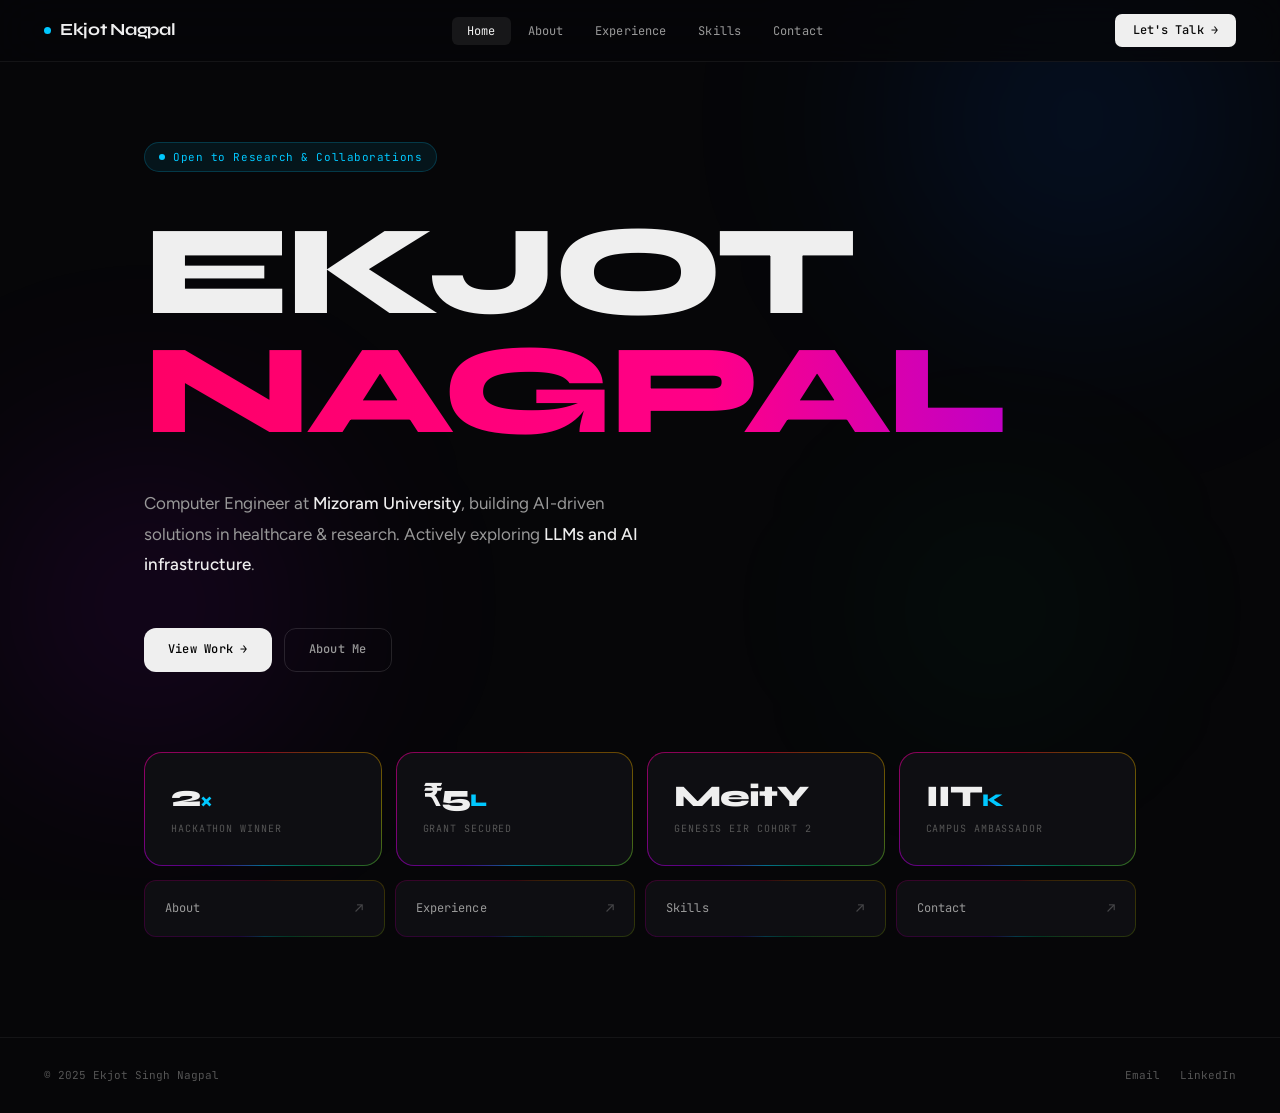
<file: index.html>
<!DOCTYPE html>
<html lang="en">
<head>
<meta charset="UTF-8">
<meta name="viewport" content="width=device-width, initial-scale=1.0">
<title>Ekjot Nagpal — AI Engineer</title>
<link rel="stylesheet" href="style.css">
<style>
/* ── Hero ──────────────────────────────────────────── */
.hero {
  min-height: calc(100vh - var(--nav-h));
  display: flex;
  flex-direction: column;
  justify-content: center;
  padding: 80px 0 100px;
}

/* Status pill */
.hero-status {
  display: inline-flex;
  align-items: center;
  gap: 8px;
  font-family: var(--font-m);
  font-size: 11px;
  color: var(--accent);
  background: var(--accent-dim);
  border: 1px solid rgba(0,200,255,.2);
  padding: 5px 14px;
  border-radius: 100px;
  margin-bottom: 40px;
  width: fit-content;
  letter-spacing: .05em;
}
.hero-status .dot-live {
  width: 6px; height: 6px;
  background: var(--accent);
  border-radius: 50%;
  animation: pulse 2s infinite;
}

/* Name with RGB flowing gradient */
@keyframes rgb-flow {
  0%   { background-position: 0% 50%; }
  50%  { background-position: 100% 50%; }
  100% { background-position: 0% 50%; }
}

.hero-name {
  font-family: var(--font-h);
  font-weight: 800;
  line-height: .93;
  letter-spacing: -4px;
  margin-bottom: 8px;
  /* Clamp ensures full name is always visible */
  font-size: clamp(64px, 10.5vw, 128px);
}

.hero-name .line-1 { color: var(--text); display: block; }

.hero-name .line-2 {
  display: block;
  background: linear-gradient(
    270deg,
    #ff0066, #ff8800, #ffee00,
    #00ff88, #00ccff, #8800ff,
    #ff0088, #ff0066
  );
  background-size: 400% 400%;
  -webkit-background-clip: text;
  -webkit-text-fill-color: transparent;
  background-clip: text;
  animation: rgb-flow 5s ease infinite;
}

.hero-tagline {
  font-size: 17px;
  color: var(--text-2);
  max-width: 500px;
  line-height: 1.8;
  margin: 30px 0 48px;
}
.hero-tagline strong { color: var(--text); font-weight: 500; }

.hero-ctas { display: flex; gap: 12px; flex-wrap: wrap; }

/* ── Stats row ─────────────────────────────────────── */
.stats {
  display: grid;
  grid-template-columns: repeat(4, 1fr);
  gap: 14px;
  margin-top: 80px;
}

.stat-card {
  border-radius: var(--r-lg);
  padding: 28px 26px;
  transition: transform .25s, box-shadow .25s;
}
.stat-card:hover { transform: translateY(-4px); box-shadow: 0 12px 40px rgba(0,0,0,.4); }

.stat-val {
  font-family: var(--font-h);
  font-size: 30px;
  font-weight: 800;
  color: var(--text);
  letter-spacing: -1px;
  line-height: 1;
  margin-bottom: 10px;
}
.stat-val em { font-style: normal; color: var(--accent); font-size: 18px; }
.stat-lbl {
  font-family: var(--font-m);
  font-size: 10px;
  color: var(--text-3);
  text-transform: uppercase;
  letter-spacing: .09em;
}

/* ── Quick nav ─────────────────────────────────────── */
.quick-nav {
  display: grid;
  grid-template-columns: repeat(4, 1fr);
  gap: 10px;
  margin-top: 14px;
}

.qn-link {
  display: flex;
  align-items: center;
  justify-content: space-between;
  padding: 16px 20px;
  border-radius: var(--r);
  font-family: var(--font-m);
  font-size: 12px;
  color: var(--text-2);
  transition: color .2s, transform .2s, box-shadow .2s;
  letter-spacing: .01em;
}
.qn-link:hover { color: var(--text); transform: translateY(-2px); }
.qn-link .arr { opacity: .4; font-size: 14px; }

@media (max-width: 820px) {
  .hero-name { letter-spacing: -2.5px; }
  .stats      { grid-template-columns: 1fr 1fr; }
  .quick-nav  { grid-template-columns: 1fr 1fr; }
}
</style>
</head>
<body>

<!-- Blur orbs -->
<div class="bg-orbs">
  <div class="orb orb-1"></div>
  <div class="orb orb-2"></div>
  <div class="orb orb-3"></div>
</div>

<!-- Nav -->
<nav class="nav">
  <a class="nav-logo" href="index.html">
    <span class="dot"></span>Ekjot Nagpal
  </a>
  <ul class="nav-links">
    <li><a href="index.html" class="active">Home</a></li>
    <li><a href="about.html">About</a></li>
    <li><a href="experience.html">Experience</a></li>
    <li><a href="skills.html">Skills</a></li>
    <li><a href="contact.html">Contact</a></li>
  </ul>
  <a class="nav-btn" href="contact.html">Let's Talk →</a>
</nav>

<!-- Hero -->
<main class="page">
  <div class="wrap">
    <div class="hero">

      <div class="hero-status f1">
        <span class="dot-live"></span>
        Open to Research &amp; Collaborations
      </div>

      <h1 class="hero-name">
        <span class="line-1 f2">EKJOT</span>
        <span class="line-2 f3">NAGPAL</span>
      </h1>

      <p class="hero-tagline f4">
        Computer Engineer at <strong>Mizoram University</strong>, building AI-driven
        solutions in healthcare &amp; research. Actively exploring
        <strong>LLMs and AI infrastructure</strong>.
      </p>

      <div class="hero-ctas f5">
        <a class="btn btn-solid" href="experience.html">View Work →</a>
        <a class="btn btn-ghost" href="about.html">About Me</a>
      </div>

      <!-- Stats -->
      <div class="stats f5">
        <div class="stat-card rgb">
          <div class="stat-val">2<em>×</em></div>
          <div class="stat-lbl">Hackathon Winner</div>
        </div>
        <div class="stat-card rgb">
          <div class="stat-val">₹5<em>L</em></div>
          <div class="stat-lbl">Grant Secured</div>
        </div>
        <div class="stat-card rgb">
          <div class="stat-val">MeitY</div>
          <div class="stat-lbl">GENESIS EiR Cohort 2</div>
        </div>
        <div class="stat-card rgb">
          <div class="stat-val">IIT<em>K</em></div>
          <div class="stat-lbl">Campus Ambassador</div>
        </div>
      </div>

      <!-- Quick nav -->
      <div class="quick-nav f5">
        <a class="qn-link rgb-slow" href="about.html">About <span class="arr">↗</span></a>
        <a class="qn-link rgb-slow" href="experience.html">Experience <span class="arr">↗</span></a>
        <a class="qn-link rgb-slow" href="skills.html">Skills <span class="arr">↗</span></a>
        <a class="qn-link rgb-slow" href="contact.html">Contact <span class="arr">↗</span></a>
      </div>

    </div>
  </div>
</main>

<footer>
  <span class="f-copy">© 2025 Ekjot Singh Nagpal</span>
  <div class="f-links">
    <a href="mailto:barbarian2king30@gmail.com">Email</a>
    <a href="https://www.linkedin.com/in/ekjot-nagpal" target="_blank">LinkedIn</a>
  </div>
</footer>

</body>
</html>
</file>
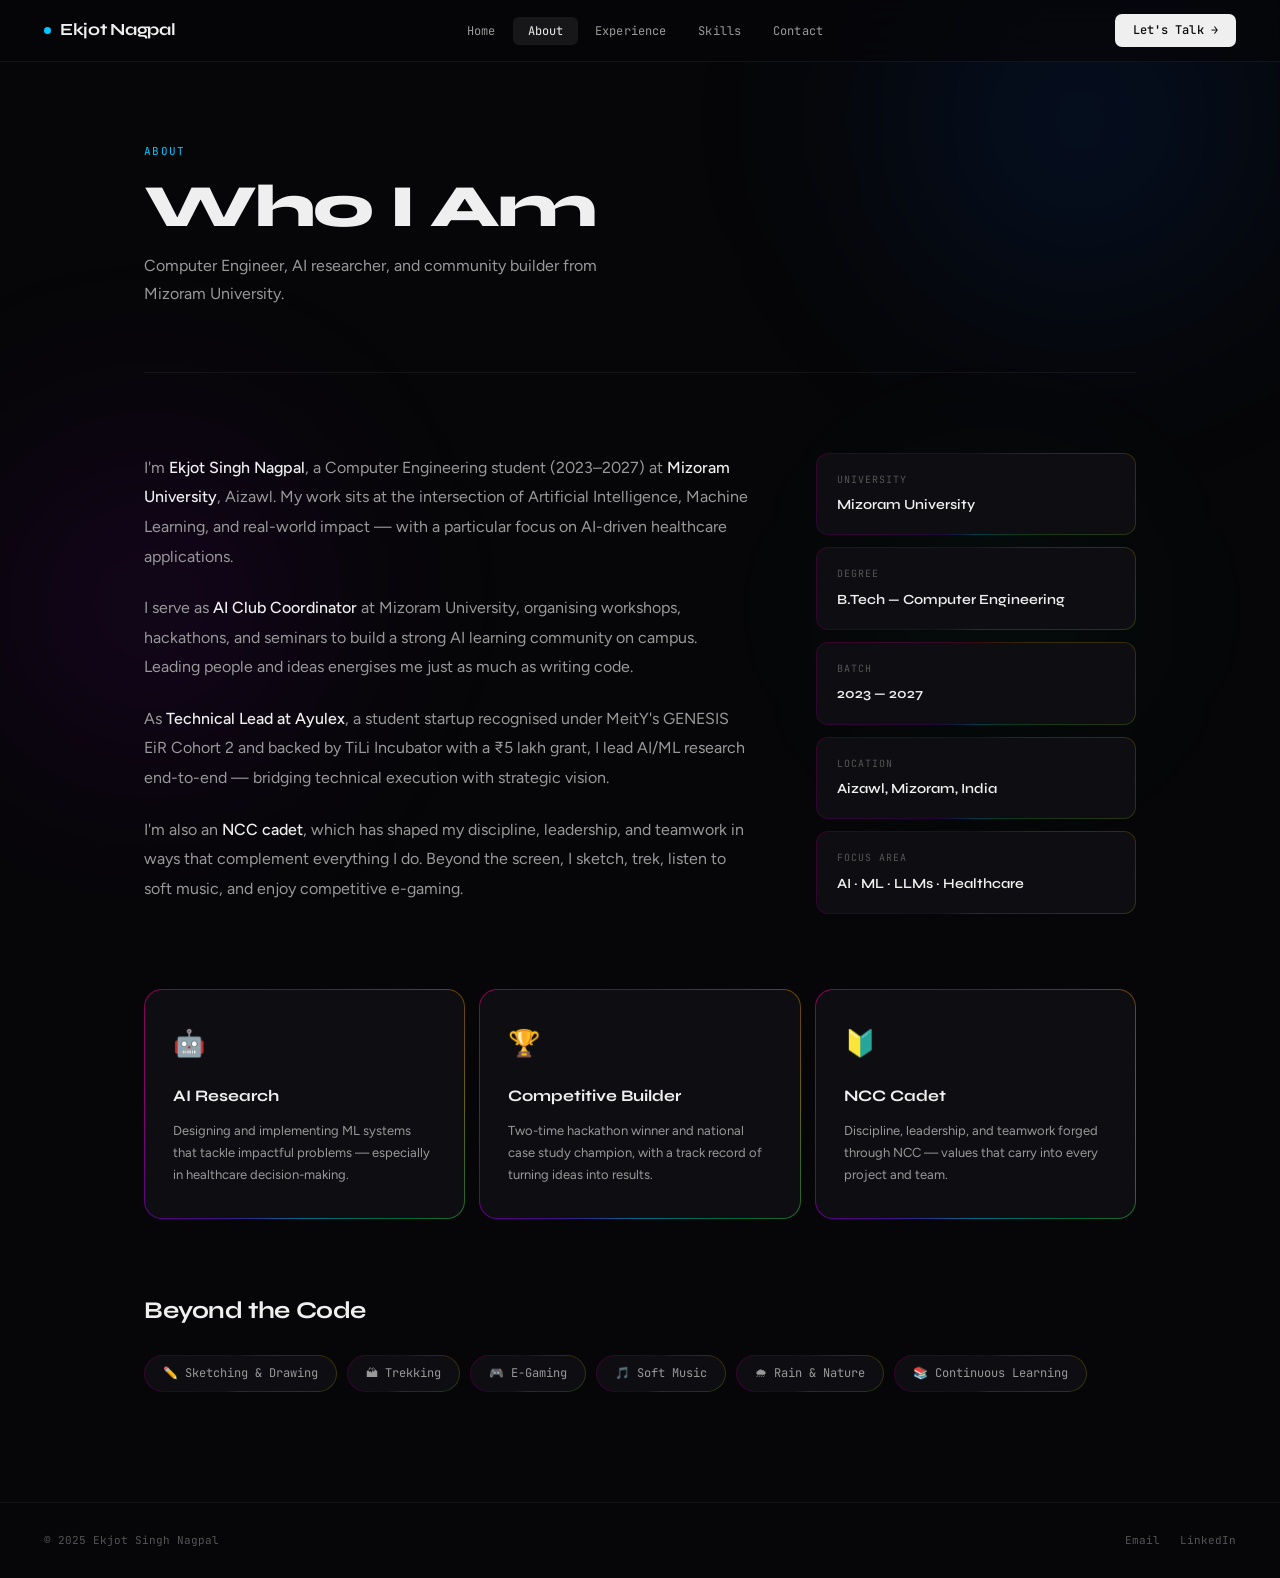
<file: about.html>
<!DOCTYPE html>
<html lang="en">
<head>
<meta charset="UTF-8">
<meta name="viewport" content="width=device-width, initial-scale=1.0">
<title>About — Ekjot Nagpal</title>
<link rel="stylesheet" href="style.css">
<style>
.about-body { padding: 80px 0 110px; }

/* ── Two column ──────────────────────────────────────── */
.about-grid {
  display: grid;
  grid-template-columns: 1fr 320px;
  gap: 64px;
  align-items: start;
}

/* ── Bio ─────────────────────────────────────────────── */
.bio p {
  font-size: 16px;
  color: var(--text-2);
  line-height: 1.85;
  margin-bottom: 22px;
}
.bio p strong { color: var(--text); font-weight: 500; }

/* ── Sidebar info blocks ─────────────────────────────── */
.sidebar { display: flex; flex-direction: column; gap: 12px; }

.info-card {
  border-radius: var(--r);
  padding: 18px 20px;
  transition: transform .2s;
}
.info-card:hover { transform: translateX(4px); }
.info-lbl {
  font-family: var(--font-m);
  font-size: 10px;
  color: var(--text-3);
  text-transform: uppercase;
  letter-spacing: .1em;
  margin-bottom: 5px;
}
.info-val {
  font-family: var(--font-h);
  font-size: 14px;
  font-weight: 600;
  color: var(--text);
}

/* ── Highlights ──────────────────────────────────────── */
.hl-grid {
  display: grid;
  grid-template-columns: repeat(3, 1fr);
  gap: 14px;
  margin-top: 64px;
}

.hl-card {
  border-radius: var(--r-lg);
  padding: 32px 28px;
  transition: transform .25s, box-shadow .25s;
}
.hl-card:hover {
  transform: translateY(-5px);
  box-shadow: 0 20px 50px rgba(0,0,0,.5);
}
.hl-icon  { font-size: 26px; margin-bottom: 18px; display: block; }
.hl-title {
  font-family: var(--font-h);
  font-size: 16px;
  font-weight: 700;
  color: var(--text);
  margin-bottom: 10px;
}
.hl-desc { font-size: 13px; color: var(--text-2); line-height: 1.7; }

/* ── Interests ───────────────────────────────────────── */
.sec-title {
  font-family: var(--font-h);
  font-size: 24px;
  font-weight: 700;
  color: var(--text);
  letter-spacing: -.4px;
  margin: 72px 0 24px;
}

.chips { display: flex; flex-wrap: wrap; gap: 10px; }
.chip {
  font-family: var(--font-m);
  font-size: 12px;
  color: var(--text-2);
  padding: 8px 18px;
  border-radius: 100px;
  transition: color .18s, transform .18s;
}
.chip:hover { color: var(--text); transform: translateY(-2px); }

@media (max-width: 820px) {
  .about-grid { grid-template-columns: 1fr; gap: 40px; }
  .hl-grid    { grid-template-columns: 1fr; }
}
</style>
</head>
<body>

<div class="bg-orbs">
  <div class="orb orb-1"></div>
  <div class="orb orb-2"></div>
  <div class="orb orb-3"></div>
</div>

<nav class="nav">
  <a class="nav-logo" href="index.html"><span class="dot"></span>Ekjot Nagpal</a>
  <ul class="nav-links">
    <li><a href="index.html">Home</a></li>
    <li><a href="about.html" class="active">About</a></li>
    <li><a href="experience.html">Experience</a></li>
    <li><a href="skills.html">Skills</a></li>
    <li><a href="contact.html">Contact</a></li>
  </ul>
  <a class="nav-btn" href="contact.html">Let's Talk →</a>
</nav>

<main class="page">
  <div class="wrap">

    <div class="pg-head reveal">
      <div class="pg-label">About</div>
      <h1 class="pg-title">Who I Am</h1>
      <p class="pg-sub">Computer Engineer, AI researcher, and community builder from Mizoram University.</p>
    </div>

    <div class="about-body">

      <div class="about-grid">

        <div class="bio reveal reveal-d1">
          <p>I'm <strong>Ekjot Singh Nagpal</strong>, a Computer Engineering student (2023–2027) at <strong>Mizoram University</strong>, Aizawl. My work sits at the intersection of Artificial Intelligence, Machine Learning, and real-world impact — with a particular focus on AI-driven healthcare applications.</p>
          <p>I serve as <strong>AI Club Coordinator</strong> at Mizoram University, organising workshops, hackathons, and seminars to build a strong AI learning community on campus. Leading people and ideas energises me just as much as writing code.</p>
          <p>As <strong>Technical Lead at Ayulex</strong>, a student startup recognised under MeitY's GENESIS EiR Cohort 2 and backed by TiLi Incubator with a ₹5 lakh grant, I lead AI/ML research end-to-end — bridging technical execution with strategic vision.</p>
          <p>I'm also an <strong>NCC cadet</strong>, which has shaped my discipline, leadership, and teamwork in ways that complement everything I do. Beyond the screen, I sketch, trek, listen to soft music, and enjoy competitive e-gaming.</p>
        </div>

        <div class="sidebar reveal reveal-d2">
          <div class="info-card rgb-slow">
            <div class="info-lbl">University</div>
            <div class="info-val">Mizoram University</div>
          </div>
          <div class="info-card rgb-slow">
            <div class="info-lbl">Degree</div>
            <div class="info-val">B.Tech — Computer Engineering</div>
          </div>
          <div class="info-card rgb-slow">
            <div class="info-lbl">Batch</div>
            <div class="info-val">2023 — 2027</div>
          </div>
          <div class="info-card rgb-slow">
            <div class="info-lbl">Location</div>
            <div class="info-val">Aizawl, Mizoram, India</div>
          </div>
          <div class="info-card rgb-slow">
            <div class="info-lbl">Focus Area</div>
            <div class="info-val">AI · ML · LLMs · Healthcare</div>
          </div>

        </div>

      </div>

      <!-- Highlights -->
      <div class="hl-grid">
        <div class="hl-card rgb reveal reveal-d1">
          <span class="hl-icon">🤖</span>
          <div class="hl-title">AI Research</div>
          <div class="hl-desc">Designing and implementing ML systems that tackle impactful problems — especially in healthcare decision-making.</div>
        </div>
        <div class="hl-card rgb reveal reveal-d2">
          <span class="hl-icon">🏆</span>
          <div class="hl-title">Competitive Builder</div>
          <div class="hl-desc">Two-time hackathon winner and national case study champion, with a track record of turning ideas into results.</div>
        </div>
        <div class="hl-card rgb reveal reveal-d3">
          <span class="hl-icon">🔰</span>
          <div class="hl-title">NCC Cadet</div>
          <div class="hl-desc">Discipline, leadership, and teamwork forged through NCC — values that carry into every project and team.</div>
        </div>
      </div>

      <!-- Interests -->
      <div class="reveal">
        <div class="sec-title">Beyond the Code</div>
        <div class="chips">
          <span class="chip rgb-slow">✏️ Sketching &amp; Drawing</span>
          <span class="chip rgb-slow">🏔 Trekking</span>
          <span class="chip rgb-slow">🎮 E-Gaming</span>
          <span class="chip rgb-slow">🎵 Soft Music</span>
          <span class="chip rgb-slow">🌧 Rain &amp; Nature</span>
          <span class="chip rgb-slow">📚 Continuous Learning</span>
        </div>
      </div>

    </div>
  </div>
</main>

<footer>
  <span class="f-copy">© 2025 Ekjot Singh Nagpal</span>
  <div class="f-links">
    <a href="mailto:barbarian2king30@gmail.com">Email</a>
    <a href="https://www.linkedin.com/in/ekjot-nagpal" target="_blank">LinkedIn</a>
  </div>
</footer>

<script>
const io = new IntersectionObserver(entries => {
  entries.forEach(e => { if(e.isIntersecting) { e.target.classList.add('in'); io.unobserve(e.target); } });
}, { threshold: 0.12 });
document.querySelectorAll('.reveal').forEach(el => io.observe(el));
</script>
</body>
</html>
</file>
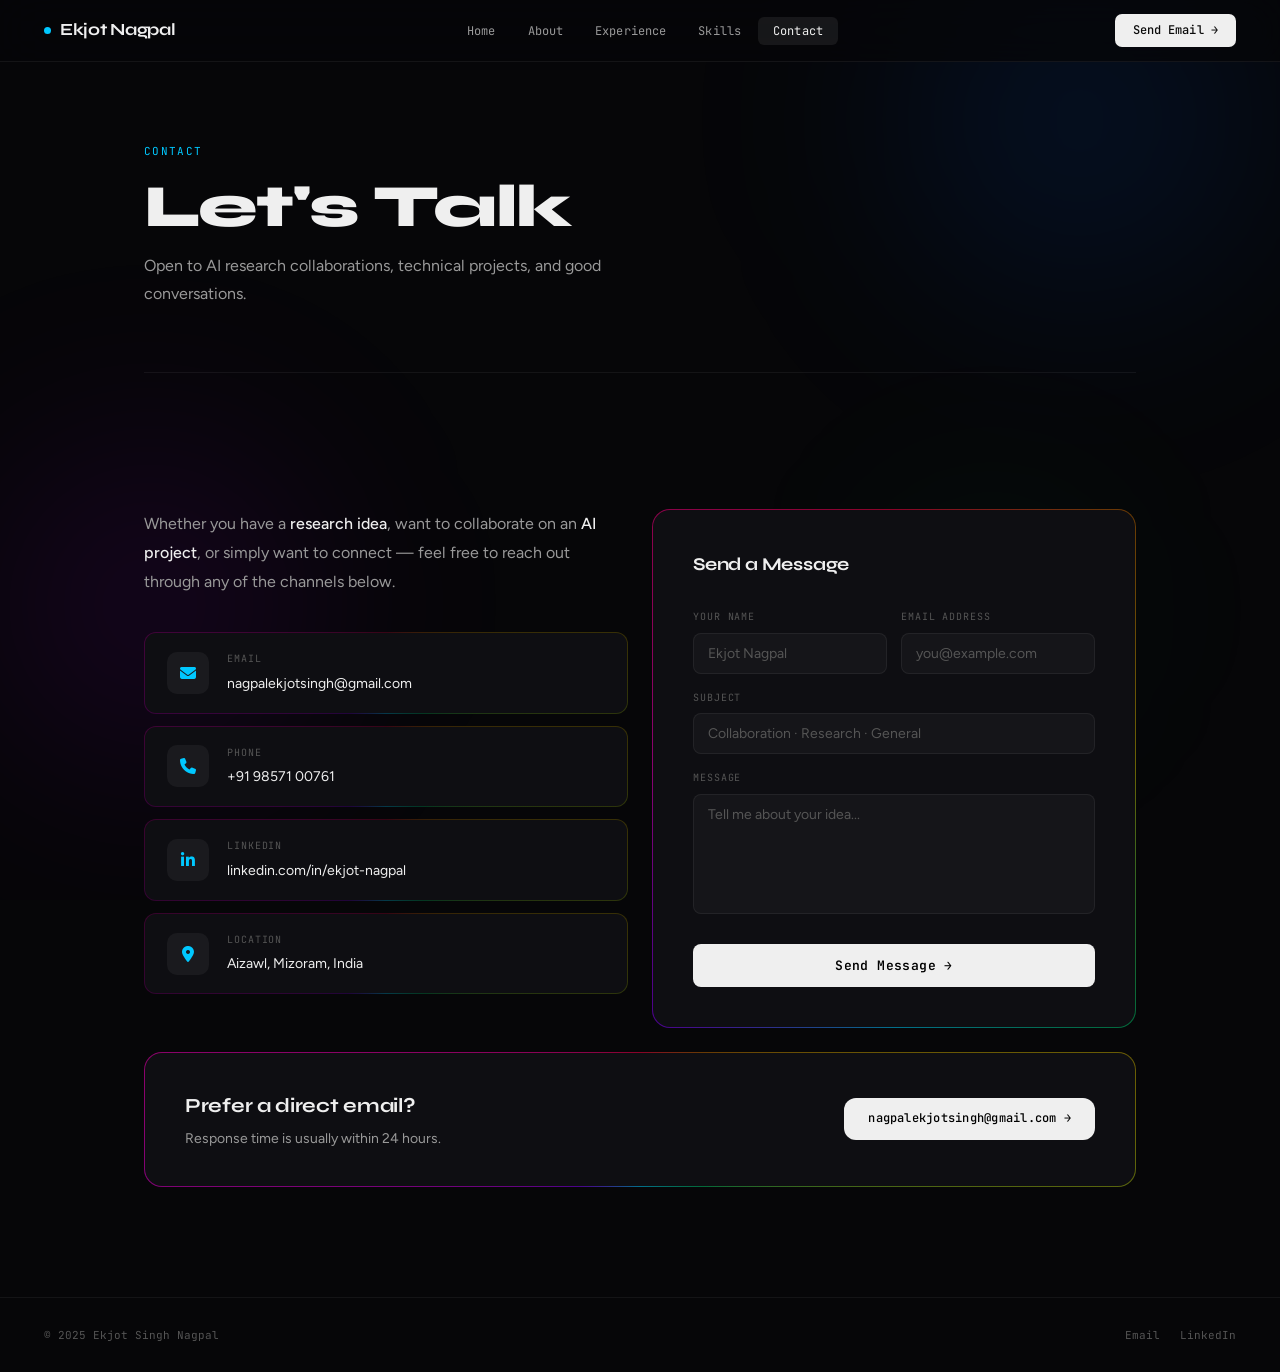
<file: contact.html>
<!DOCTYPE html>
<html lang="en">
<head>
<meta charset="UTF-8">
<meta name="viewport" content="width=device-width, initial-scale=1.0">
<title>Contact — Ekjot Nagpal</title>
<link rel="stylesheet" href="style.css">
<link rel="stylesheet" href="https://cdnjs.cloudflare.com/ajax/libs/font-awesome/6.5.1/css/all.min.css">
<style>
.contact-body { padding: 80px 0 110px; }

/* ── Layout ─────────────────────────────────────────── */
.contact-grid {
  display: grid;
  grid-template-columns: 1fr 1fr;
  gap: 24px;
  align-items: start;
  margin-top: 56px;
}

/* ── Left — info ────────────────────────────────────── */
.contact-intro {
  font-size: 16px;
  color: var(--text-2);
  line-height: 1.82;
  margin-bottom: 36px;
}
.contact-intro strong { color: var(--text); font-weight: 500; }

.contact-links { display: flex; flex-direction: column; gap: 12px; }

.cl-item {
  display: flex;
  align-items: center;
  gap: 18px;
  padding: 18px 22px;
  border-radius: var(--r);
  text-decoration: none;
  color: var(--text);
  transition: transform .22s, box-shadow .22s;
}
.cl-item:hover { transform: translateX(5px); box-shadow: 0 8px 28px rgba(0,0,0,.35); }

.cl-icon-wrap {
  width: 42px; height: 42px;
  border-radius: 10px;
  background: rgba(255,255,255,.05);
  display: flex;
  align-items: center;
  justify-content: center;
  font-size: 16px;
  color: var(--accent);
  flex-shrink: 0;
}
.cl-lbl {
  font-family: var(--font-m);
  font-size: 10px;
  color: var(--text-3);
  text-transform: uppercase;
  letter-spacing: .09em;
  margin-bottom: 4px;
}
.cl-val { font-size: 14px; color: var(--text); }

/* ── Right — form ──────────────────────────────────── */
.form-card {
  border-radius: var(--r-lg);
  padding: 40px 40px;
}

.form-title {
  font-family: var(--font-h);
  font-size: 18px;
  font-weight: 700;
  color: var(--text);
  letter-spacing: -.2px;
  margin-bottom: 30px;
}

.form-row { display: grid; grid-template-columns: 1fr 1fr; gap: 14px; }

.form-grp { margin-bottom: 16px; }
.form-lbl {
  display: block;
  font-family: var(--font-m);
  font-size: 10px;
  color: var(--text-3);
  text-transform: uppercase;
  letter-spacing: .09em;
  margin-bottom: 7px;
}
.form-input, .form-ta {
  width: 100%;
  background: rgba(255,255,255,.03);
  border: 1px solid var(--border);
  border-radius: 8px;
  padding: 11px 14px;
  color: var(--text);
  font-size: 14px;
  font-family: var(--font-b);
  outline: none;
  transition: border-color .2s, background .2s;
  resize: none;
}
.form-input::placeholder, .form-ta::placeholder { color: var(--text-3); }
.form-input:focus, .form-ta:focus {
  border-color: rgba(0,200,255,.35);
  background: rgba(0,200,255,.03);
}
.form-ta { min-height: 120px; }

.form-submit {
  width: 100%;
  background: var(--text);
  color: #000;
  border: none;
  border-radius: 8px;
  padding: 13px;
  font-family: var(--font-m);
  font-size: 13px;
  font-weight: 600;
  letter-spacing: .03em;
  cursor: pointer;
  transition: background .2s, transform .15s;
  margin-top: 6px;
}
.form-submit:hover { background: var(--accent); transform: translateY(-1px); }
.form-submit:active { transform: translateY(0); }

.form-note {
  font-family: var(--font-m);
  font-size: 10px;
  color: var(--text-3);
  text-align: center;
  margin-top: 12px;
  letter-spacing: .03em;
}

/* ── Bottom CTA ────────────────────────────────────── */
.cta-bar {
  display: flex;
  align-items: center;
  justify-content: space-between;
  border-radius: var(--r-lg);
  padding: 36px 40px;
  margin-top: 24px;
}
.cta-h {
  font-family: var(--font-h);
  font-size: 20px;
  font-weight: 700;
  color: var(--text);
  letter-spacing: -.3px;
  margin-bottom: 5px;
}
.cta-s { font-size: 14px; color: var(--text-2); }

/* ── Toast notification ────────────────────────────── */
.toast {
  position: fixed;
  bottom: 28px;
  right: 28px;
  background: var(--surface2);
  border: 1px solid rgba(0,200,255,.25);
  color: var(--text);
  font-family: var(--font-m);
  font-size: 13px;
  padding: 14px 22px;
  border-radius: var(--r);
  z-index: 9999;
  opacity: 0;
  transform: translateY(12px);
  transition: opacity .3s, transform .3s;
  box-shadow: 0 8px 30px rgba(0,0,0,.4);
  pointer-events: none;
}
.toast.show { opacity: 1; transform: translateY(0); }

@media (max-width: 820px) {
  .contact-grid { grid-template-columns: 1fr; }
  .form-card { padding: 28px 24px; }
  .form-row { grid-template-columns: 1fr; }
  .cta-bar { flex-direction: column; gap: 22px; align-items: flex-start; }
}
</style>
</head>
<body>

<div class="bg-orbs">
  <div class="orb orb-1"></div>
  <div class="orb orb-2"></div>
  <div class="orb orb-3"></div>
</div>

<nav class="nav">
  <a class="nav-logo" href="index.html"><span class="dot"></span>Ekjot Nagpal</a>
  <ul class="nav-links">
    <li><a href="index.html">Home</a></li>
    <li><a href="about.html">About</a></li>
    <li><a href="experience.html">Experience</a></li>
    <li><a href="skills.html">Skills</a></li>
    <li><a href="contact.html" class="active">Contact</a></li>
  </ul>
  <a class="nav-btn" href="mailto:barbarian2king30@gmail.com">Send Email →</a>
</nav>

<main class="page">
  <div class="wrap">

    <div class="pg-head reveal">
      <div class="pg-label">Contact</div>
      <h1 class="pg-title">Let's Talk</h1>
      <p class="pg-sub">Open to AI research collaborations, technical projects, and good conversations.</p>
    </div>

    <div class="contact-body">

      <div class="contact-grid">

        <!-- Left -->
        <div class="reveal reveal-d1">
          <p class="contact-intro">
            Whether you have a <strong>research idea</strong>, want to collaborate on an
            <strong>AI project</strong>, or simply want to connect — feel free to reach
            out through any of the channels below.
          </p>

          <div class="contact-links">

            <a class="cl-item rgb-slow" href="mailto:nagpalekjotsingh@gmail.com">
              <div class="cl-icon-wrap"><i class="fa-solid fa-envelope"></i></div>
              <div>
                <div class="cl-lbl">Email</div>
                <div class="cl-val">nagpalekjotsingh@gmail.com</div>
              </div>
            </a>

            <a class="cl-item rgb-slow" href="tel:+919857100761">
              <div class="cl-icon-wrap"><i class="fa-solid fa-phone"></i></div>
              <div>
                <div class="cl-lbl">Phone</div>
                <div class="cl-val">+91 98571 00761</div>
              </div>
            </a>

            <a class="cl-item rgb-slow" href="https://www.linkedin.com/in/ekjot-nagpal" target="_blank">
              <div class="cl-icon-wrap"><i class="fa-brands fa-linkedin-in"></i></div>
              <div>
                <div class="cl-lbl">LinkedIn</div>
                <div class="cl-val">linkedin.com/in/ekjot-nagpal</div>
              </div>
            </a>

            <div class="cl-item rgb-slow" style="cursor:default;">
              <div class="cl-icon-wrap"><i class="fa-solid fa-location-dot"></i></div>
              <div>
                <div class="cl-lbl">Location</div>
                <div class="cl-val">Aizawl, Mizoram, India</div>
              </div>
            </div>

          </div>
        </div>

        <!-- Right — Form -->
        <div class="form-card rgb reveal reveal-d2">
          <div class="form-title">Send a Message</div>

          <div class="form-row">
            <div class="form-grp">
              <label class="form-lbl">Your Name</label>
              <input class="form-input" type="text" id="fn" placeholder="Ekjot Nagpal">
            </div>
            <div class="form-grp">
              <label class="form-lbl">Email Address</label>
              <input class="form-input" type="email" id="fe" placeholder="you@example.com">
            </div>
          </div>

          <div class="form-grp">
            <label class="form-lbl">Subject</label>
            <input class="form-input" type="text" id="fs" placeholder="Collaboration · Research · General">
          </div>

          <div class="form-grp">
            <label class="form-lbl">Message</label>
            <textarea class="form-ta" id="fm" placeholder="Tell me about your idea..."></textarea>
          </div>

          <button class="form-submit" id="submitBtn" onclick="sendMsg()">
            Send Message →
          </button>

        </div>

      </div>

      <!-- CTA bar -->
      <div class="cta-bar rgb reveal">
        <div>
          <div class="cta-h">Prefer a direct email?</div>
          <div class="cta-s">Response time is usually within 24 hours.</div>
        </div>
        <a class="btn btn-solid" href="mailto:barbarian2king30@gmail.com">
          nagpalekjotsingh@gmail.com →
        </a>
      </div>

    </div>
  </div>
</main>

<footer>
  <span class="f-copy">© 2025 Ekjot Singh Nagpal</span>
  <div class="f-links">
    <a href="mailto:barbarian2king30@gmail.com">Email</a>
    <a href="https://www.linkedin.com/in/ekjot-nagpal" target="_blank">LinkedIn</a>
  </div>
</footer>

<!-- Toast -->
<div class="toast" id="toast"></div>

<script>
// Scroll reveal
const io = new IntersectionObserver(entries => {
  entries.forEach(e => { if(e.isIntersecting){ e.target.classList.add('in'); io.unobserve(e.target); }});
}, { threshold: 0.1 });
document.querySelectorAll('.reveal').forEach(el => io.observe(el));

// Toast helper
function showToast(msg, duration = 3500) {
  const t = document.getElementById('toast');
  t.textContent = msg;
  t.classList.add('show');
  setTimeout(() => t.classList.remove('show'), duration);
}

// Form → mailto (fully working without backend)
function sendMsg() {
  const name    = document.getElementById('fn').value.trim();
  const email   = document.getElementById('fe').value.trim();
  const subject = document.getElementById('fs').value.trim();
  const msg     = document.getElementById('fm').value.trim();

  if (!name)    { showToast('⚠️  Please enter your name.'); return; }
  if (!email)   { showToast('⚠️  Please enter your email address.'); return; }
  if (!email.includes('@')) { showToast('⚠️  Please enter a valid email.'); return; }
  if (!msg)     { showToast('⚠️  Please write a message.'); return; }

  const sub  = subject || `Portfolio Contact from ${name}`;
  const body =
`Hi Ekjot,

My name is ${name} and my email is ${email}.

${msg}

---
Sent via ekjotnagpal.com`;

  const mailto = `mailto:barbarian2king30@gmail.com`
               + `?subject=${encodeURIComponent(sub)}`
               + `&body=${encodeURIComponent(body)}`;

  // Open email client
  window.location.href = mailto;

  // Visual feedback
  const btn = document.getElementById('submitBtn');
  btn.textContent = '✓ Opening email client…';
  btn.style.background = 'var(--accent)';
  btn.style.color = '#000';

  showToast('✓ Your email client is opening. Message details are pre-filled!', 4500);

  setTimeout(() => {
    btn.textContent = 'Send Message →';
    btn.style.background = '';
    btn.style.color = '';
  }, 4000);
}

// Allow Enter key in subject to jump to message
document.getElementById('fs').addEventListener('keydown', e => {
  if (e.key === 'Enter') { e.preventDefault(); document.getElementById('fm').focus(); }
});
</script>
</body>
</html>
</file>
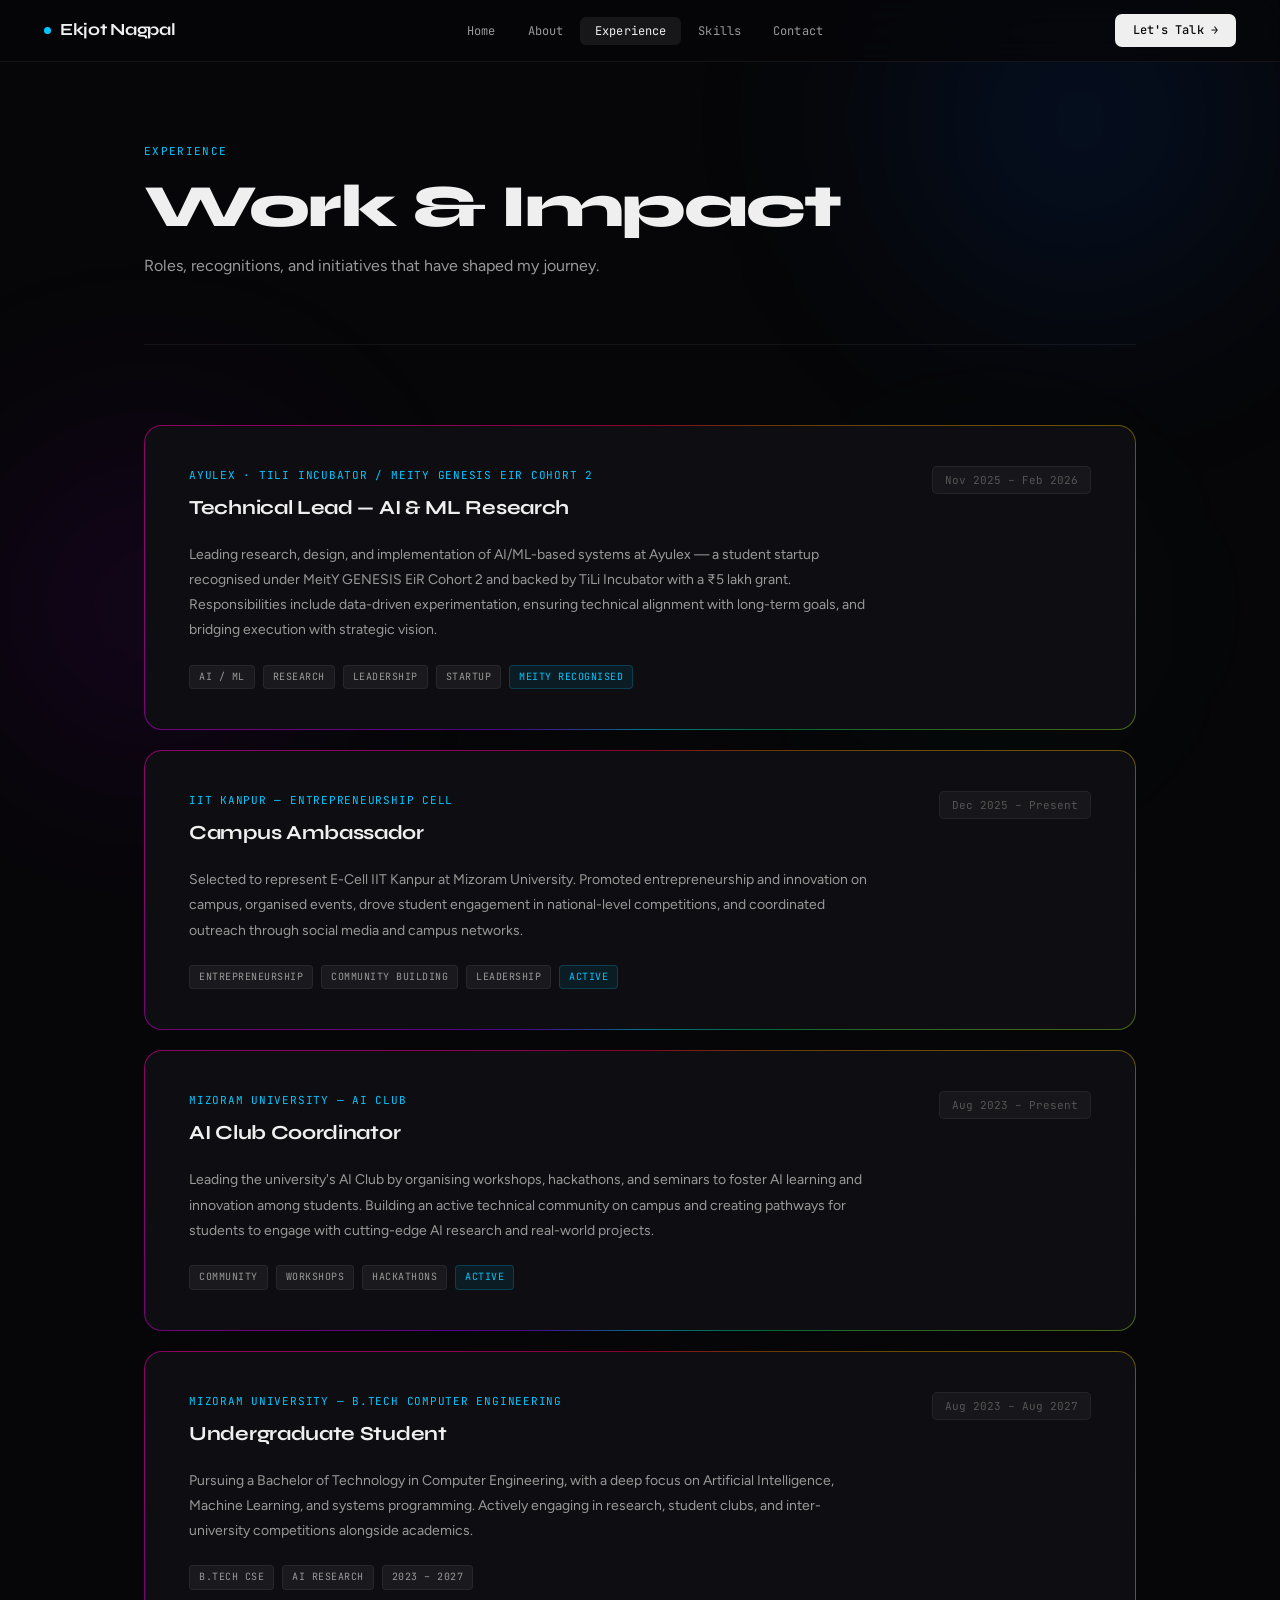
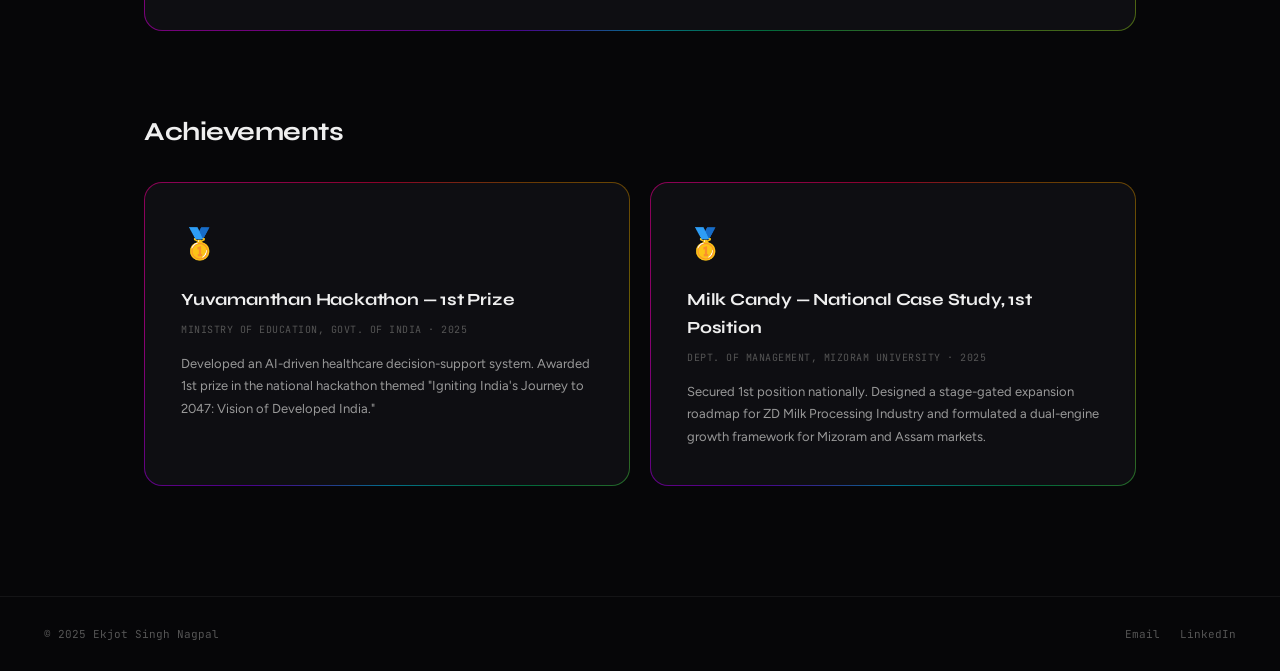
<file: experience.html>
<!DOCTYPE html>
<html lang="en">
<head>
<meta charset="UTF-8">
<meta name="viewport" content="width=device-width, initial-scale=1.0">
<title>Experience — Ekjot Nagpal</title>
<link rel="stylesheet" href="style.css">
<style>
.exp-body { padding: 80px 0 110px; }

/* ── Experience Cards — each fully standalone ──────── */
.exp-stack { display: flex; flex-direction: column; gap: 20px; }

.exp-card {
  border-radius: var(--r-lg);
  padding: 40px 44px;
  position: relative;
  transition: transform .28s cubic-bezier(.4,0,.2,1), box-shadow .28s;
  overflow: hidden;
}
.exp-card:hover {
  transform: translateY(-5px);
  box-shadow: 0 24px 60px rgba(0,0,0,.5);
}

/* Gradient shimmer on hover */
.exp-card::after {
  content: '';
  position: absolute;
  inset: 0;
  background: linear-gradient(135deg, rgba(0,200,255,.03) 0%, transparent 60%);
  opacity: 0;
  transition: opacity .3s;
  border-radius: inherit;
  pointer-events: none;
}
.exp-card:hover::after { opacity: 1; }

/* Header row */
.exp-top {
  display: flex;
  align-items: flex-start;
  justify-content: space-between;
  gap: 16px;
  margin-bottom: 18px;
}
.exp-org {
  font-family: var(--font-m);
  font-size: 11px;
  color: var(--accent);
  letter-spacing: .07em;
  text-transform: uppercase;
  margin-bottom: 7px;
}
.exp-role {
  font-family: var(--font-h);
  font-size: 20px;
  font-weight: 700;
  color: var(--text);
  letter-spacing: -.3px;
}
.exp-date {
  font-family: var(--font-m);
  font-size: 11px;
  color: var(--text-3);
  background: rgba(255,255,255,.04);
  border: 1px solid var(--border);
  padding: 4px 12px;
  border-radius: 5px;
  white-space: nowrap;
  flex-shrink: 0;
}

.exp-desc {
  font-size: 14px;
  color: var(--text-2);
  line-height: 1.8;
  max-width: 680px;
  margin-bottom: 22px;
}

.exp-tags { display: flex; flex-wrap: wrap; gap: 8px; }

/* ── Achievements ─────────────────────────────────── */
.sec-title {
  font-family: var(--font-h);
  font-size: 26px;
  font-weight: 700;
  color: var(--text);
  letter-spacing: -.5px;
  margin: 80px 0 28px;
}

.ach-grid { display: grid; grid-template-columns: 1fr 1fr; gap: 20px; }

.ach-card {
  border-radius: var(--r-lg);
  padding: 36px 36px;
  transition: transform .28s, box-shadow .28s;
}
.ach-card:hover {
  transform: translateY(-5px);
  box-shadow: 0 20px 50px rgba(0,0,0,.45);
}

.ach-medal { font-size: 30px; margin-bottom: 18px; display: block; }
.ach-name {
  font-family: var(--font-h);
  font-size: 17px;
  font-weight: 700;
  color: var(--text);
  letter-spacing: -.2px;
  margin-bottom: 8px;
}
.ach-org {
  font-family: var(--font-m);
  font-size: 10px;
  color: var(--text-3);
  letter-spacing: .05em;
  text-transform: uppercase;
  margin-bottom: 14px;
}
.ach-desc { font-size: 13px; color: var(--text-2); line-height: 1.75; }

@media (max-width: 820px) {
  .exp-card     { padding: 28px 24px; }
  .exp-top      { flex-direction: column; }
  .ach-grid     { grid-template-columns: 1fr; }
}
</style>
</head>
<body>

<div class="bg-orbs">
  <div class="orb orb-1"></div>
  <div class="orb orb-2"></div>
  <div class="orb orb-3"></div>
</div>

<nav class="nav">
  <a class="nav-logo" href="index.html"><span class="dot"></span>Ekjot Nagpal</a>
  <ul class="nav-links">
    <li><a href="index.html">Home</a></li>
    <li><a href="about.html">About</a></li>
    <li><a href="experience.html" class="active">Experience</a></li>
    <li><a href="skills.html">Skills</a></li>
    <li><a href="contact.html">Contact</a></li>
  </ul>
  <a class="nav-btn" href="contact.html">Let's Talk →</a>
</nav>

<main class="page">
  <div class="wrap">

    <div class="pg-head reveal">
      <div class="pg-label">Experience</div>
      <h1 class="pg-title">Work &amp; Impact</h1>
      <p class="pg-sub">Roles, recognitions, and initiatives that have shaped my journey.</p>
    </div>

    <div class="exp-body">

      <div class="exp-stack">

        <div class="exp-card rgb reveal">
          <div class="exp-top">
            <div>
              <div class="exp-org">Ayulex · TiLi Incubator / MeitY GENESIS EiR Cohort 2</div>
              <div class="exp-role">Technical Lead — AI &amp; ML Research</div>
            </div>
            <span class="exp-date">Nov 2025 – Feb 2026</span>
          </div>
          <p class="exp-desc">Leading research, design, and implementation of AI/ML-based systems at Ayulex — a student startup recognised under MeitY GENESIS EiR Cohort 2 and backed by TiLi Incubator with a ₹5 lakh grant. Responsibilities include data-driven experimentation, ensuring technical alignment with long-term goals, and bridging execution with strategic vision.</p>
          <div class="exp-tags">
            <span class="tag">AI / ML</span>
            <span class="tag">Research</span>
            <span class="tag">Leadership</span>
            <span class="tag">Startup</span>
            <span class="tag tag-cyan">MeitY Recognised</span>
          </div>
        </div>

        <div class="exp-card rgb reveal reveal-d1">
          <div class="exp-top">
            <div>
              <div class="exp-org">IIT Kanpur — Entrepreneurship Cell</div>
              <div class="exp-role">Campus Ambassador</div>
            </div>
            <span class="exp-date">Dec 2025 – Present</span>
          </div>
          <p class="exp-desc">Selected to represent E-Cell IIT Kanpur at Mizoram University. Promoted entrepreneurship and innovation on campus, organised events, drove student engagement in national-level competitions, and coordinated outreach through social media and campus networks.</p>
          <div class="exp-tags">
            <span class="tag">Entrepreneurship</span>
            <span class="tag">Community Building</span>
            <span class="tag">Leadership</span>
            <span class="tag tag-cyan">Active</span>
          </div>
        </div>

        <div class="exp-card rgb reveal reveal-d2">
          <div class="exp-top">
            <div>
              <div class="exp-org">Mizoram University — AI Club</div>
              <div class="exp-role">AI Club Coordinator</div>
            </div>
            <span class="exp-date">Aug 2023 – Present</span>
          </div>
          <p class="exp-desc">Leading the university's AI Club by organising workshops, hackathons, and seminars to foster AI learning and innovation among students. Building an active technical community on campus and creating pathways for students to engage with cutting-edge AI research and real-world projects.</p>
          <div class="exp-tags">
            <span class="tag">Community</span>
            <span class="tag">Workshops</span>
            <span class="tag">Hackathons</span>
            <span class="tag tag-cyan">Active</span>
          </div>
        </div>

        <div class="exp-card rgb reveal reveal-d3">
          <div class="exp-top">
            <div>
              <div class="exp-org">Mizoram University — B.Tech Computer Engineering</div>
              <div class="exp-role">Undergraduate Student</div>
            </div>
            <span class="exp-date">Aug 2023 – Aug 2027</span>
          </div>
          <p class="exp-desc">Pursuing a Bachelor of Technology in Computer Engineering, with a deep focus on Artificial Intelligence, Machine Learning, and systems programming. Actively engaging in research, student clubs, and inter-university competitions alongside academics.</p>
          <div class="exp-tags">
            <span class="tag">B.Tech CSE</span>
            <span class="tag">AI Research</span>
            <span class="tag">2023 – 2027</span>
          </div>
        </div>

      </div>

      <!-- Achievements -->
      <div class="sec-title reveal">Achievements</div>

      <div class="ach-grid">
        <div class="ach-card rgb reveal reveal-d1">
          <span class="ach-medal">🥇</span>
          <div class="ach-name">Yuvamanthan Hackathon — 1st Prize</div>
          <div class="ach-org">Ministry of Education, Govt. of India · 2025</div>
          <div class="ach-desc">Developed an AI-driven healthcare decision-support system. Awarded 1st prize in the national hackathon themed "Igniting India's Journey to 2047: Vision of Developed India."</div>
        </div>

        <div class="ach-card rgb reveal reveal-d2">
          <span class="ach-medal">🥇</span>
          <div class="ach-name">Milk Candy — National Case Study, 1st Position</div>
          <div class="ach-org">Dept. of Management, Mizoram University · 2025</div>
          <div class="ach-desc">Secured 1st position nationally. Designed a stage-gated expansion roadmap for ZD Milk Processing Industry and formulated a dual-engine growth framework for Mizoram and Assam markets.</div>
        </div>
      </div>

    </div>
  </div>
</main>

<footer>
  <span class="f-copy">© 2025 Ekjot Singh Nagpal</span>
  <div class="f-links">
    <a href="mailto:barbarian2king30@gmail.com">Email</a>
    <a href="https://www.linkedin.com/in/ekjot-nagpal" target="_blank">LinkedIn</a>
  </div>
</footer>

<script>
const io = new IntersectionObserver(entries => {
  entries.forEach(e => { if(e.isIntersecting) { e.target.classList.add('in'); io.unobserve(e.target); } });
}, { threshold: 0.1 });
document.querySelectorAll('.reveal').forEach(el => io.observe(el));
</script>
</body>
</html>
</file>
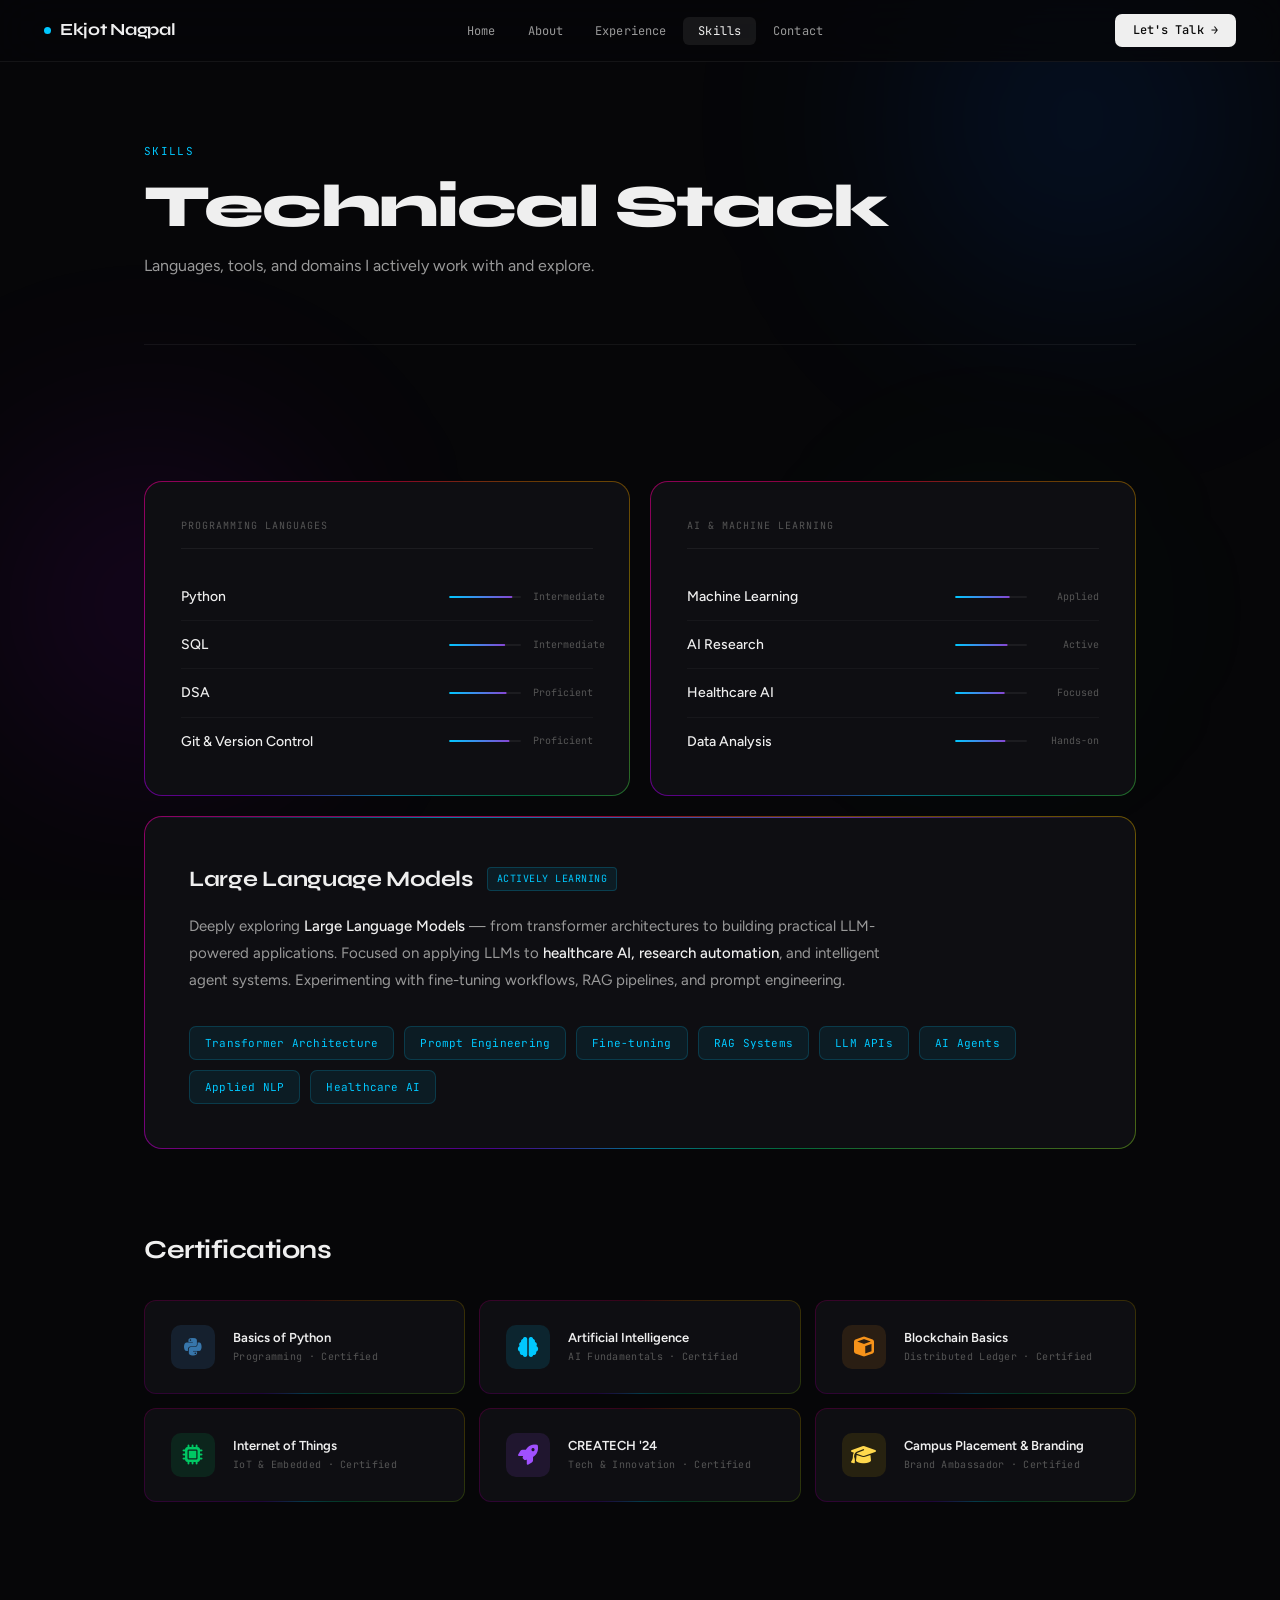
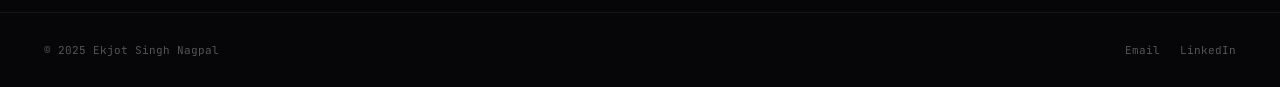
<file: skills.html>
<!DOCTYPE html>
<html lang="en">
<head>
<meta charset="UTF-8">
<meta name="viewport" content="width=device-width, initial-scale=1.0">
<title>Skills — Ekjot Nagpal</title>
<link rel="stylesheet" href="style.css">
<link rel="stylesheet" href="https://cdnjs.cloudflare.com/ajax/libs/font-awesome/6.5.1/css/all.min.css">
<style>
.skills-body { padding: 80px 0 110px; }

/* ── Skill columns ───────────────────────────────────── */
.skills-cols {
  display: grid;
  grid-template-columns: 1fr 1fr;
  gap: 20px;
  margin-top: 56px;
}

.skill-group {
  border-radius: var(--r-lg);
  padding: 36px 36px 30px;
}

.sg-label {
  font-family: var(--font-m);
  font-size: 10px;
  color: var(--text-3);
  text-transform: uppercase;
  letter-spacing: .1em;
  margin-bottom: 24px;
  padding-bottom: 14px;
  border-bottom: 1px solid var(--border);
}

.sk-row {
  display: flex;
  align-items: center;
  justify-content: space-between;
  padding: 12px 0;
  border-bottom: 1px solid rgba(255,255,255,.04);
}
.sk-row:last-child { border-bottom: none; }

.sk-name { font-size: 14px; font-weight: 500; color: var(--text); }
.sk-right { display: flex; align-items: center; gap: 12px; }

.sk-bar {
  width: 72px; height: 2px;
  background: rgba(255,255,255,.06);
  border-radius: 2px;
  overflow: hidden;
}
.sk-fill {
  height: 100%;
  background: linear-gradient(90deg, var(--accent), rgba(160,80,255,.8));
  border-radius: 2px;
  transform: scaleX(0);
  transform-origin: left;
  transition: transform .9s cubic-bezier(.4,0,.2,1);
}
.sk-lv {
  font-family: var(--font-m);
  font-size: 10px;
  color: var(--text-3);
  width: 60px;
  text-align: right;
}

/* ── LLM spotlight card ──────────────────────────────── */
.llm-card {
  grid-column: 1 / -1;
  border-radius: var(--r-lg);
  padding: 44px 44px;
  position: relative;
  overflow: hidden;
}

/* Top shimmer line */
.llm-card::before {
  content: '';
  position: absolute;
  top: 0; left: 0; right: 0;
  height: 1px;
  background: linear-gradient(90deg,
    transparent 0%, rgba(0,200,255,.6) 30%,
    rgba(160,80,255,.6) 70%, transparent 100%);
}

.llm-head {
  display: flex;
  align-items: center;
  gap: 14px;
  margin-bottom: 16px;
}
.llm-title {
  font-family: var(--font-h);
  font-size: 22px;
  font-weight: 700;
  color: var(--text);
  letter-spacing: -.3px;
}
.llm-desc {
  font-size: 15px;
  color: var(--text-2);
  line-height: 1.8;
  max-width: 700px;
  margin-bottom: 32px;
}
.llm-desc strong { color: var(--text); font-weight: 500; }

.llm-chips { display: flex; flex-wrap: wrap; gap: 10px; }
.llm-chip {
  font-family: var(--font-m);
  font-size: 11px;
  color: var(--accent);
  background: var(--accent-dim);
  border: 1px solid rgba(0,200,255,.18);
  padding: 7px 15px;
  border-radius: 7px;
  letter-spacing: .02em;
  transition: background .18s, transform .18s;
}
.llm-chip:hover { background: rgba(0,200,255,.15); transform: translateY(-2px); }

/* ── Certifications ──────────────────────────────────── */
.sec-title {
  font-family: var(--font-h);
  font-size: 26px;
  font-weight: 700;
  color: var(--text);
  letter-spacing: -.5px;
  margin: 80px 0 28px;
}

.cert-grid {
  display: grid;
  grid-template-columns: repeat(3, 1fr);
  gap: 14px;
}

.cert-card {
  border-radius: var(--r);
  padding: 24px 26px;
  display: flex;
  align-items: center;
  gap: 18px;
  transition: transform .22s, box-shadow .22s;
}
.cert-card:hover {
  transform: translateY(-4px);
  box-shadow: 0 16px 40px rgba(0,0,0,.4);
}

.cert-icon-wrap {
  width: 44px; height: 44px;
  border-radius: 10px;
  display: flex;
  align-items: center;
  justify-content: center;
  font-size: 20px;
  flex-shrink: 0;
}
.ci-python  { background: rgba(55,118,171,.18); color: #3776AB; }
.ci-ai      { background: rgba(0,200,255,.12); color: var(--accent); }
.ci-bc      { background: rgba(247,147,26,.12); color: #F7931A; }
.ci-iot     { background: rgba(0,200,100,.12); color: #00C864; }
.ci-create  { background: rgba(160,80,255,.12); color: #A050FF; }
.ci-campus  { background: rgba(255,200,0,.1); color: #FFD84D; }

.cert-info {}
.cert-name {
  font-size: 13px;
  font-weight: 600;
  color: var(--text);
  line-height: 1.35;
}
.cert-org {
  font-family: var(--font-m);
  font-size: 10px;
  color: var(--text-3);
  margin-top: 3px;
  letter-spacing: .03em;
}

@media (max-width: 820px) {
  .skills-cols { grid-template-columns: 1fr; }
  .cert-grid   { grid-template-columns: 1fr 1fr; }
  .llm-card    { padding: 28px 24px; }
  .llm-head    { flex-wrap: wrap; }
}
</style>
</head>
<body>

<div class="bg-orbs">
  <div class="orb orb-1"></div>
  <div class="orb orb-2"></div>
  <div class="orb orb-3"></div>
</div>

<nav class="nav">
  <a class="nav-logo" href="index.html"><span class="dot"></span>Ekjot Nagpal</a>
  <ul class="nav-links">
    <li><a href="index.html">Home</a></li>
    <li><a href="about.html">About</a></li>
    <li><a href="experience.html">Experience</a></li>
    <li><a href="skills.html" class="active">Skills</a></li>
    <li><a href="contact.html">Contact</a></li>
  </ul>
  <a class="nav-btn" href="contact.html">Let's Talk →</a>
</nav>

<main class="page">
  <div class="wrap">

    <div class="pg-head reveal">
      <div class="pg-label">Skills</div>
      <h1 class="pg-title">Technical Stack</h1>
      <p class="pg-sub">Languages, tools, and domains I actively work with and explore.</p>
    </div>

    <div class="skills-body">

      <div class="skills-cols">

        <!-- Languages -->
        <div class="skill-group rgb reveal reveal-d1">
          <div class="sg-label">Programming Languages</div>
          <div class="sk-row">
            <span class="sk-name">Python</span>
            <div class="sk-right">
              <div class="sk-bar"><div class="sk-fill" data-w=".88"></div></div>
              <span class="sk-lv">Intermediate</span>
            </div>
          </div>
          <div class="sk-row">
            <span class="sk-name">SQL</span>
            <div class="sk-right">
              <div class="sk-bar"><div class="sk-fill" data-w=".78"></div></div>
              <span class="sk-lv">Intermediate</span>
            </div>
          </div>
          <div class="sk-row">
            <span class="sk-name">DSA</span>
            <div class="sk-right">
              <div class="sk-bar"><div class="sk-fill" data-w=".80"></div></div>
              <span class="sk-lv">Proficient</span>
            </div>
          </div>
          <div class="sk-row">
            <span class="sk-name">Git &amp; Version Control</span>
            <div class="sk-right">
              <div class="sk-bar"><div class="sk-fill" data-w=".84"></div></div>
              <span class="sk-lv">Proficient</span>
            </div>
          </div>
        </div>

        <!-- AI / ML -->
        <div class="skill-group rgb reveal reveal-d2">
          <div class="sg-label">AI &amp; Machine Learning</div>
          <div class="sk-row">
            <span class="sk-name">Machine Learning</span>
            <div class="sk-right">
              <div class="sk-bar"><div class="sk-fill" data-w=".76"></div></div>
              <span class="sk-lv">Applied</span>
            </div>
          </div>
          <div class="sk-row">
            <span class="sk-name">AI Research</span>
            <div class="sk-right">
              <div class="sk-bar"><div class="sk-fill" data-w=".73"></div></div>
              <span class="sk-lv">Active</span>
            </div>
          </div>
          <div class="sk-row">
            <span class="sk-name">Healthcare AI</span>
            <div class="sk-right">
              <div class="sk-bar"><div class="sk-fill" data-w=".69"></div></div>
              <span class="sk-lv">Focused</span>
            </div>
          </div>
          <div class="sk-row">
            <span class="sk-name">Data Analysis</span>
            <div class="sk-right">
              <div class="sk-bar"><div class="sk-fill" data-w=".70"></div></div>
              <span class="sk-lv">Hands-on</span>
            </div>
          </div>
        </div>

        <!-- LLM Spotlight -->
        <div class="llm-card rgb reveal">
          <div class="llm-head">
            <div class="llm-title">Large Language Models</div>
            <span class="tag tag-cyan">Actively Learning</span>
          </div>
          <p class="llm-desc">
            Deeply exploring <strong>Large Language Models</strong> — from transformer architectures
            to building practical LLM-powered applications. Focused on applying LLMs to
            <strong>healthcare AI, research automation</strong>, and intelligent agent systems.
            Experimenting with fine-tuning workflows, RAG pipelines, and prompt engineering.
          </p>
          <div class="llm-chips">
            <span class="llm-chip">Transformer Architecture</span>
            <span class="llm-chip">Prompt Engineering</span>
            <span class="llm-chip">Fine-tuning</span>
            <span class="llm-chip">RAG Systems</span>
            <span class="llm-chip">LLM APIs</span>
            <span class="llm-chip">AI Agents</span>
            <span class="llm-chip">Applied NLP</span>
            <span class="llm-chip">Healthcare AI</span>
          </div>
        </div>

      </div>

      <!-- Certifications -->
      <div class="sec-title reveal">Certifications</div>

      <div class="cert-grid">

        <div class="cert-card rgb-slow reveal reveal-d1">
          <div class="cert-icon-wrap ci-python">
            <i class="fa-brands fa-python"></i>
          </div>
          <div class="cert-info">
            <div class="cert-name">Basics of Python</div>
            <div class="cert-org">Programming · Certified</div>
          </div>
        </div>

        <div class="cert-card rgb-slow reveal reveal-d2">
          <div class="cert-icon-wrap ci-ai">
            <i class="fa-solid fa-brain"></i>
          </div>
          <div class="cert-info">
            <div class="cert-name">Artificial Intelligence</div>
            <div class="cert-org">AI Fundamentals · Certified</div>
          </div>
        </div>

        <div class="cert-card rgb-slow reveal reveal-d3">
          <div class="cert-icon-wrap ci-bc">
            <i class="fa-solid fa-cube"></i>
          </div>
          <div class="cert-info">
            <div class="cert-name">Blockchain Basics</div>
            <div class="cert-org">Distributed Ledger · Certified</div>
          </div>
        </div>

        <div class="cert-card rgb-slow reveal reveal-d1">
          <div class="cert-icon-wrap ci-iot">
            <i class="fa-solid fa-microchip"></i>
          </div>
          <div class="cert-info">
            <div class="cert-name">Internet of Things</div>
            <div class="cert-org">IoT &amp; Embedded · Certified</div>
          </div>
        </div>

        <div class="cert-card rgb-slow reveal reveal-d2">
          <div class="cert-icon-wrap ci-create">
            <i class="fa-solid fa-rocket"></i>
          </div>
          <div class="cert-info">
            <div class="cert-name">CREATECH '24</div>
            <div class="cert-org">Tech &amp; Innovation · Certified</div>
          </div>
        </div>

        <div class="cert-card rgb-slow reveal reveal-d3">
          <div class="cert-icon-wrap ci-campus">
            <i class="fa-solid fa-graduation-cap"></i>
          </div>
          <div class="cert-info">
            <div class="cert-name">Campus Placement &amp; Branding</div>
            <div class="cert-org">Brand Ambassador · Certified</div>
          </div>
        </div>

      </div>

    </div>
  </div>
</main>

<footer>
  <span class="f-copy">© 2025 Ekjot Singh Nagpal</span>
  <div class="f-links">
    <a href="mailto:barbarian2king30@gmail.com">Email</a>
    <a href="https://www.linkedin.com/in/ekjot-nagpal" target="_blank">LinkedIn</a>
  </div>
</footer>

<script>
// Scroll reveal
const io = new IntersectionObserver(entries => {
  entries.forEach(e => { if(e.isIntersecting){ e.target.classList.add('in'); io.unobserve(e.target); }});
}, { threshold: 0.1 });
document.querySelectorAll('.reveal').forEach(el => io.observe(el));

// Skill bar animation
const barObs = new IntersectionObserver(entries => {
  entries.forEach(e => {
    if(e.isIntersecting){
      e.target.querySelectorAll('.sk-fill').forEach(f => {
        f.style.transform = `scaleX(${f.dataset.w})`;
      });
      barObs.unobserve(e.target);
    }
  });
}, { threshold: 0.2 });
document.querySelectorAll('.skill-group').forEach(g => barObs.observe(g));
</script>
</body>
</html>
</file>
<file: style.css>
@import url('https://fonts.googleapis.com/css2?family=Syne:wght@400;500;600;700;800&family=Figtree:ital,wght@0,300;0,400;0,500;0,600;1,300;1,400&family=JetBrains+Mono:wght@300;400;500&display=swap');

/* ─────────────────────────────────────────────────────────────
   CSS Custom Property for rotating RGB border animation
   ───────────────────────────────────────────────────────────── */
@property --ba {
  syntax: '<angle>';
  initial-value: 0deg;
  inherits: false;
}

/* ─────────────────────────────────────────────────────────────
   Reset
   ───────────────────────────────────────────────────────────── */
*, *::before, *::after { box-sizing: border-box; margin: 0; padding: 0; }
html { scroll-behavior: smooth; }

/* ─────────────────────────────────────────────────────────────
   Tokens
   ───────────────────────────────────────────────────────────── */
:root {
  --bg:         #060608;
  --surface:    #0e0e12;
  --surface2:   #13131a;
  --border:     rgba(255,255,255,0.06);
  --text:       #efefef;
  --text-2:     #999;
  --text-3:     #555;
  --accent:     #00c8ff;
  --accent-dim: rgba(0,200,255,0.08);

  --nav-h:  62px;
  --r:      12px;
  --r-lg:   18px;
  --max-w:  1080px;

  --font-h: 'Syne', sans-serif;
  --font-b: 'Figtree', sans-serif;
  --font-m: 'JetBrains Mono', monospace;
}

/* ─────────────────────────────────────────────────────────────
   Base
   ───────────────────────────────────────────────────────────── */
body {
  background: var(--bg);
  color: var(--text);
  font-family: var(--font-b);
  font-size: 15px;
  line-height: 1.65;
  -webkit-font-smoothing: antialiased;
  overflow-x: hidden;
}
a { color: inherit; text-decoration: none; }

/* ─────────────────────────────────────────────────────────────
   Background blur orbs  (fixed so they stay while scrolling)
   ───────────────────────────────────────────────────────────── */
.bg-orbs {
  position: fixed;
  inset: 0;
  pointer-events: none;
  z-index: 0;
  overflow: hidden;
}
.orb {
  position: absolute;
  border-radius: 50%;
  filter: blur(90px);
}
.orb-1 {
  width: 560px; height: 560px;
  top: -160px; right: -80px;
  background: radial-gradient(circle, rgba(0,100,255,0.14) 0%, transparent 70%);
  animation: orb-drift 10s ease-in-out infinite;
}
.orb-2 {
  width: 500px; height: 500px;
  bottom: 5%; left: -100px;
  background: radial-gradient(circle, rgba(180,0,255,0.12) 0%, transparent 70%);
  animation: orb-drift 13s ease-in-out infinite reverse;
}
.orb-3 {
  width: 320px; height: 320px;
  top: 50%; right: 10%;
  background: radial-gradient(circle, rgba(0,220,120,0.08) 0%, transparent 70%);
  animation: orb-drift 9s ease-in-out infinite 3s;
}
@keyframes orb-drift {
  0%,100% { transform: translate(0,0); }
  33%      { transform: translate(40px,-30px); }
  66%      { transform: translate(-20px,25px); }
}

/* ─────────────────────────────────────────────────────────────
   RGB border — apply class .rgb to any element
   ───────────────────────────────────────────────────────────── */
@keyframes rgb-spin { to { --ba: 360deg; } }

.rgb {
  border: 1px solid transparent !important;
  background:
    linear-gradient(var(--surface), var(--surface)) padding-box,
    conic-gradient(
      from var(--ba),
      #ff004488 0%,
      #ff880066 12%,
      #ffee0066 25%,
      #00ff8866 38%,
      #00ccff88 50%,
      #8800ff88 62%,
      #ff00cc88 75%,
      #ff004488 100%
    ) border-box;
  animation: rgb-spin 5s linear infinite;
}

/* surface-2 variant for dark cards */
.rgb-d {
  border: 1px solid transparent !important;
  background:
    linear-gradient(var(--surface2), var(--surface2)) padding-box,
    conic-gradient(
      from var(--ba),
      #ff004488 0%,
      #ff880066 12%,
      #ffee0066 25%,
      #00ff8866 38%,
      #00ccff88 50%,
      #8800ff88 62%,
      #ff00cc88 75%,
      #ff004488 100%
    ) border-box;
  animation: rgb-spin 5s linear infinite;
}

/* subtle glow variant (slower, dimmer) */
.rgb-slow {
  border: 1px solid transparent !important;
  background:
    linear-gradient(var(--surface), var(--surface)) padding-box,
    conic-gradient(
      from var(--ba),
      #ff004433 0%,
      #ff880033 12%,
      #ffee0033 25%,
      #00ff8833 38%,
      #00ccff44 50%,
      #8800ff33 62%,
      #ff00cc33 75%,
      #ff004433 100%
    ) border-box;
  animation: rgb-spin 8s linear infinite;
}

/* ─────────────────────────────────────────────────────────────
   Nav
   ───────────────────────────────────────────────────────────── */
.nav {
  position: fixed;
  top: 0; left: 0; right: 0;
  z-index: 200;
  height: var(--nav-h);
  border-bottom: 1px solid var(--border);
  background: rgba(6,6,8,0.75);
  backdrop-filter: blur(24px);
  -webkit-backdrop-filter: blur(24px);
  display: flex;
  align-items: center;
  justify-content: space-between;
  padding: 0 44px;
}

.nav-logo {
  font-family: var(--font-h);
  font-size: 17px;
  font-weight: 700;
  color: var(--text);
  display: flex;
  align-items: center;
  gap: 9px;
  letter-spacing: -0.3px;
}
.nav-logo .dot {
  width: 7px; height: 7px;
  background: var(--accent);
  border-radius: 50%;
  animation: pulse 2.4s ease-in-out infinite;
}
@keyframes pulse { 0%,100%{opacity:1}50%{opacity:.3} }

.nav-links {
  display: flex;
  gap: 2px;
  list-style: none;
}
.nav-links a {
  font-family: var(--font-m);
  font-size: 12px;
  color: var(--text-2);
  padding: 6px 15px;
  border-radius: 6px;
  transition: color .2s, background .2s;
  letter-spacing: .01em;
}
.nav-links a:hover  { color: var(--text); background: rgba(255,255,255,.05); }
.nav-links a.active { color: var(--text); background: rgba(255,255,255,.07); }

.nav-btn {
  font-family: var(--font-m);
  font-size: 12px;
  font-weight: 500;
  color: #0a0a0a;
  background: var(--text);
  padding: 7px 18px;
  border-radius: 7px;
  transition: background .2s;
  letter-spacing: .01em;
}
.nav-btn:hover { background: var(--accent); color: #000; }

/* ─────────────────────────────────────────────────────────────
   Page shell
   ───────────────────────────────────────────────────────────── */
.page {
  min-height: 100vh;
  padding-top: var(--nav-h);
  position: relative;
  z-index: 1;
}

.wrap {
  max-width: var(--max-w);
  margin: 0 auto;
  padding: 0 44px;
}

/* ─────────────────────────────────────────────────────────────
   Page header (inner pages)
   ───────────────────────────────────────────────────────────── */
.pg-head {
  padding: 80px 0 64px;
  border-bottom: 1px solid var(--border);
}
.pg-label {
  font-family: var(--font-m);
  font-size: 11px;
  color: var(--accent);
  letter-spacing: .12em;
  text-transform: uppercase;
  margin-bottom: 18px;
}
.pg-title {
  font-family: var(--font-h);
  font-size: clamp(38px, 5.5vw, 60px);
  font-weight: 800;
  letter-spacing: -1.8px;
  line-height: .96;
  color: var(--text);
}
.pg-sub {
  font-size: 16px;
  color: var(--text-2);
  margin-top: 16px;
  max-width: 480px;
  line-height: 1.75;
}

/* ─────────────────────────────────────────────────────────────
   Buttons
   ───────────────────────────────────────────────────────────── */
.btn {
  display: inline-flex;
  align-items: center;
  gap: 8px;
  font-family: var(--font-m);
  font-size: 12px;
  font-weight: 500;
  letter-spacing: .02em;
  border-radius: var(--r);
  padding: 11px 24px;
  transition: all .2s;
  cursor: pointer;
  border: none;
  text-decoration: none;
}
.btn-solid { background: var(--text); color: #000; }
.btn-solid:hover { background: var(--accent); transform: translateY(-1px); }
.btn-ghost {
  background: transparent;
  color: var(--text-2);
  border: 1px solid rgba(255,255,255,.12);
}
.btn-ghost:hover { color: var(--text); border-color: rgba(255,255,255,.22); transform: translateY(-1px); }

/* ─────────────────────────────────────────────────────────────
   Tag / Badge
   ───────────────────────────────────────────────────────────── */
.tag {
  display: inline-block;
  font-family: var(--font-m);
  font-size: 10px;
  letter-spacing: .05em;
  text-transform: uppercase;
  padding: 3px 9px;
  border-radius: 4px;
  background: rgba(255,255,255,.05);
  color: var(--text-2);
  border: 1px solid var(--border);
}
.tag-gold  { background: rgba(255,200,0,.07);  color: #FFD84D; border-color: rgba(255,200,0,.18); }
.tag-cyan  { background: var(--accent-dim);     color: var(--accent); border-color: rgba(0,200,255,.2); }

/* ─────────────────────────────────────────────────────────────
   Scroll reveal
   ───────────────────────────────────────────────────────────── */
.reveal {
  opacity: 0;
  transform: translateY(28px);
  transition: opacity .65s cubic-bezier(.4,0,.2,1), transform .65s cubic-bezier(.4,0,.2,1);
}
.reveal.in { opacity: 1; transform: translateY(0); }
.reveal-d1 { transition-delay: .05s; }
.reveal-d2 { transition-delay: .12s; }
.reveal-d3 { transition-delay: .19s; }
.reveal-d4 { transition-delay: .26s; }

/* immediate fade for hero elements */
@keyframes fadeUp {
  from { opacity:0; transform:translateY(18px); }
  to   { opacity:1; transform:translateY(0); }
}
.f1 { animation: fadeUp .6s .06s ease both; }
.f2 { animation: fadeUp .6s .14s ease both; }
.f3 { animation: fadeUp .6s .22s ease both; }
.f4 { animation: fadeUp .6s .30s ease both; }
.f5 { animation: fadeUp .6s .38s ease both; }

/* ─────────────────────────────────────────────────────────────
   Footer
   ───────────────────────────────────────────────────────────── */
footer {
  position: relative;
  z-index: 1;
  border-top: 1px solid var(--border);
  padding: 28px 44px;
  display: flex;
  justify-content: space-between;
  align-items: center;
}
.f-copy { font-family: var(--font-m); font-size: 11px; color: var(--text-3); }
.f-links { display: flex; gap: 20px; }
.f-links a { font-family: var(--font-m); font-size: 11px; color: var(--text-3); transition: color .18s; }
.f-links a:hover { color: var(--text-2); }

/* ─────────────────────────────────────────────────────────────
   Scroll reveal JS hook
   ───────────────────────────────────────────────────────────── */

/* ─────────────────────────────────────────────────────────────
   Responsive
   ───────────────────────────────────────────────────────────── */
@media (max-width: 820px) {
  .nav { padding: 0 20px; }
  .nav-links { display: none; }
  .wrap { padding: 0 20px; }
  .pg-head { padding: 52px 0 44px; }
  footer { padding: 22px 20px; flex-direction: column; gap: 10px; text-align: center; }
}
</file>
